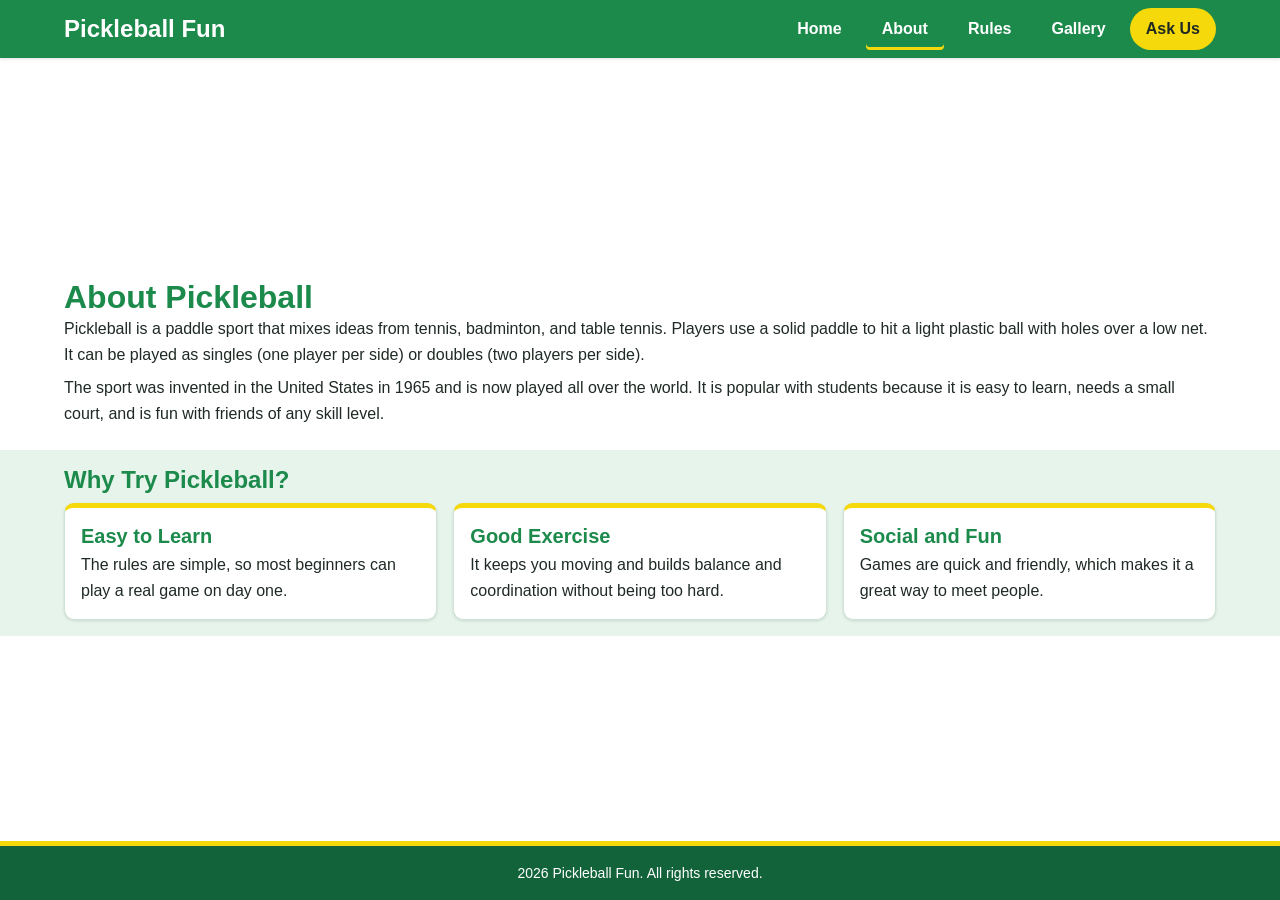
<file: about.html>
<!DOCTYPE html>
<html lang="en">
<head>
  <meta charset="UTF-8">
  <meta name="viewport" content="width=device-width, initial-scale=1.0">
  <meta name="description" content="Learn what pickleball is and why beginners love it.">
  <title>About | Pickleball Fun</title>
  <link rel="stylesheet" href="css/style.css">
</head>
<body>

  <header class="site-header">
    <div class="container header-inner">
      <a href="index.html" class="site-logo">Pickleball Fun</a>
      <nav class="main-nav" aria-label="Main navigation">
        <ul>
          <li><a href="index.html" title="Welcome to Pickleball Fun">Home</a></li>
          <li><a href="about.html" aria-current="page" title="What is pickleball?">About</a></li>
          <li><a href="rules.html" title="Learn the basic rules">Rules</a></li>
          <li><a href="gallery.html" title="See pickleball photos">Gallery</a></li>
          <li><a href="ask.html" class="nav-cta" title="Ask a question or send a request">Ask Us</a></li>
        </ul>
      </nav>
    </div>
  </header>

  <main>

    
    <section class="section">
      <div class="container">
        <h1>About Pickleball</h1>
        <p>Pickleball is a paddle sport that mixes ideas from tennis, badminton, and
           table tennis. Players use a solid paddle to hit a light plastic ball with
           holes over a low net. It can be played as singles (one player per side) or
           doubles (two players per side).</p>
        <p>The sport was invented in the United States in 1965 and is now played all
           over the world. It is popular with students because it is easy to learn,
           needs a small court, and is fun with friends of any skill level.</p>
      </div>
    </section>

    
    <section class="section section-alt">
      <div class="container">
        <h2>Why Try Pickleball?</h2>
        <div class="card-grid">
          <article class="card">
            <h3>Easy to Learn</h3>
            <p>The rules are simple, so most beginners can play a real game on day one.</p>
          </article>
          <article class="card">
            <h3>Good Exercise</h3>
            <p>It keeps you moving and builds balance and coordination without being too hard.</p>
          </article>
          <article class="card">
            <h3>Social and Fun</h3>
            <p>Games are quick and friendly, which makes it a great way to meet people.</p>
          </article>
        </div>
      </div>
    </section>

  </main>

  <footer class="site-footer">
    <p class="footer-copy">2026 Pickleball Fun. All rights reserved.</p>
  </footer>

</body>
</html>
</file>
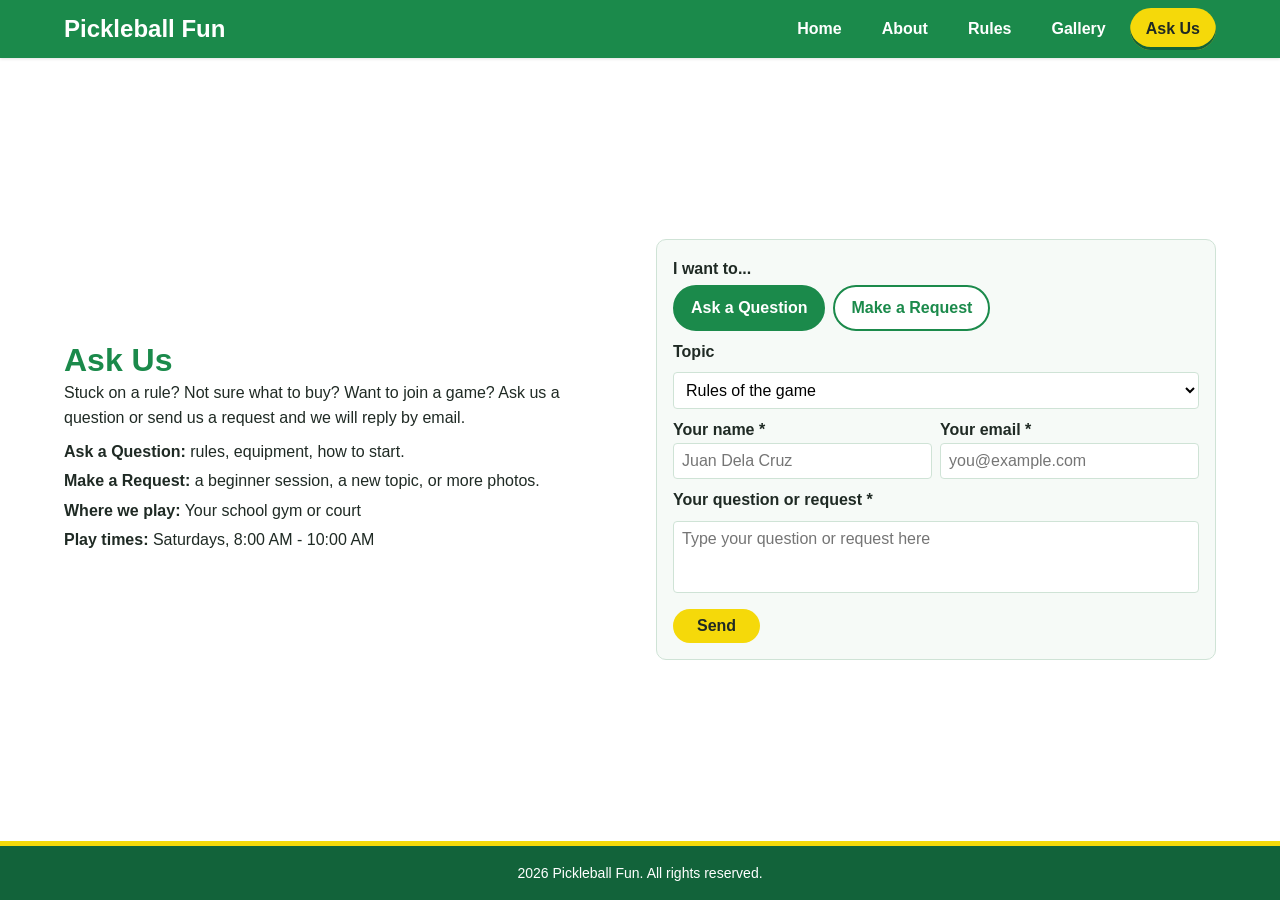
<file: ask.html>
<!DOCTYPE html>
<html lang="en">
<head>
  <meta charset="UTF-8">
  <meta name="viewport" content="width=device-width, initial-scale=1.0">
  <meta name="description" content="Ask a question or send a request to Pickleball Fun.">
  <title>Ask Us | Pickleball Fun</title>
  <link rel="stylesheet" href="css/style.css">
</head>
<body>

  <header class="site-header">
    <div class="container header-inner">
      <a href="index.html" class="site-logo">Pickleball Fun</a>
      <nav class="main-nav" aria-label="Main navigation">
        <ul>
          <li><a href="index.html" title="Welcome to Pickleball Fun">Home</a></li>
          <li><a href="about.html" title="What is pickleball?">About</a></li>
          <li><a href="rules.html" title="Learn the basic rules">Rules</a></li>
          <li><a href="gallery.html" title="See pickleball photos">Gallery</a></li>
          <li><a href="ask.html" class="nav-cta" aria-current="page" title="Ask a question or send a request">Ask Us</a></li>
        </ul>
      </nav>
    </div>
  </header>

  <main>

    
    <section class="section">
      <div class="container contact-grid">

        
        <div>
          <h1>Ask Us</h1>
          <p>Stuck on a rule? Not sure what to buy? Want to join a game?
             Ask us a question or send us a request and we will reply by email.</p>
          <ul class="contact-list">
            <li><strong>Ask a Question:</strong> rules, equipment, how to start.</li>
            <li><strong>Make a Request:</strong> a beginner session, a new topic, or more photos.</li>
            <li><strong>Where we play:</strong> Your school gym or court</li>
            <li><strong>Play times:</strong> Saturdays, 8:00 AM - 10:00 AM</li>
          </ul>
        </div>

        
        <form class="contact-form"
              action="mailto:yourname@example.com?subject=Pickleball%20Fun%20-%20Question%20or%20Request"
              method="post" enctype="text/plain">

          
          <fieldset class="request-type">
            <legend>I want to...</legend>
            <input type="radio" id="type-question" name="type" value="Question" checked>
            <label for="type-question">Ask a Question</label>
            <input type="radio" id="type-request" name="type" value="Request">
            <label for="type-request">Make a Request</label>
          </fieldset>

          
          <label for="topic">Topic</label>
          <select id="topic" name="topic">
            <option>Rules of the game</option>
            <option>Equipment</option>
            <option>Where and when to play</option>
            <option>Beginner session or lessons</option>
            <option>Website topic or photo</option>
            <option>Something else</option>
          </select>

          
          <div class="form-row">
            <div>
              <label for="name">Your name *</label>
              <input type="text" id="name" name="name" placeholder="Juan Dela Cruz" required>
            </div>
            <div>
              <label for="email">Your email *</label>
              <input type="email" id="email" name="email" placeholder="you@example.com" required>
            </div>
          </div>

          
          <label for="message">Your question or request *</label>
          <textarea id="message" name="message" rows="3" minlength="10"
                    placeholder="Type your question or request here" required></textarea>

          <button type="submit" class="btn">Send</button>
        </form>

      </div>
    </section>

  </main>

  <footer class="site-footer">
    <p class="footer-copy"> 2026 Pickleball Fun. All rights reserved.</p>
  </footer>

</body>
</html>
</file>
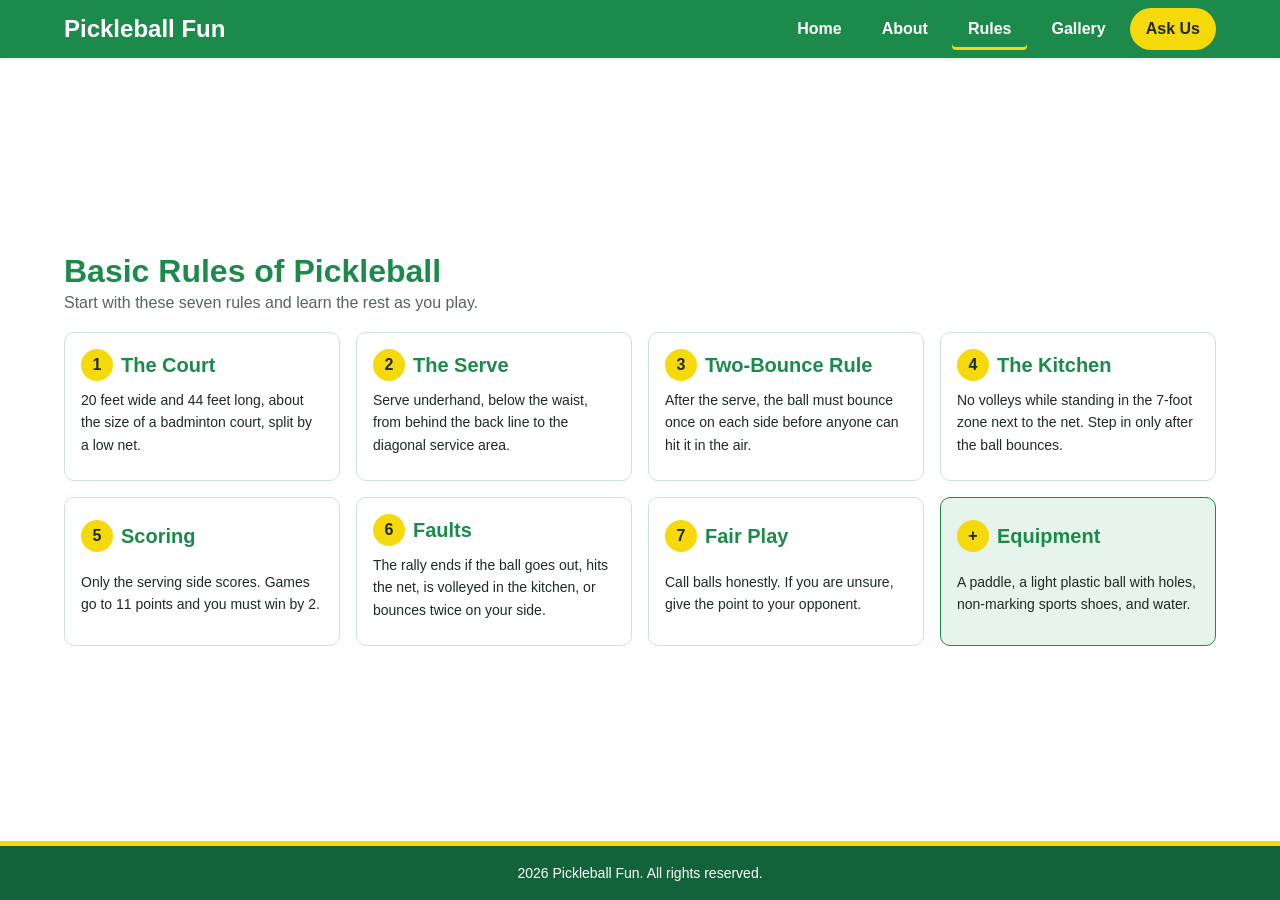
<file: rules.html>
<!DOCTYPE html>
<html lang="en">
<head>
  <meta charset="UTF-8">
  <meta name="viewport" content="width=device-width, initial-scale=1.0">
  <meta name="description" content="Basic pickleball rules and equipment for beginners.">
  <title>Rules | Pickleball Fun</title>
  <link rel="stylesheet" href="css/style.css">
</head>
<body>

  <header class="site-header">
    <div class="container header-inner">
      <a href="index.html" class="site-logo">Pickleball Fun</a>
      <nav class="main-nav" aria-label="Main navigation">
        <ul>
          <li><a href="index.html" title="Welcome to Pickleball Fun">Home</a></li>
          <li><a href="about.html" title="What is pickleball?">About</a></li>
          <li><a href="rules.html" aria-current="page" title="Learn the basic rules">Rules</a></li>
          <li><a href="gallery.html" title="See pickleball photos">Gallery</a></li>
          <li><a href="ask.html" class="nav-cta" title="Ask a question or send a request">Ask Us</a></li>
        </ul>
      </nav>
    </div>
  </header>

  <main>

   
    <section class="section">
      <div class="container">
        <h1>Basic Rules of Pickleball</h1>
        <p class="intro">Start with these seven rules and learn the rest as you play.</p>

        <ol class="rules-list">
          <li>
            <h3>The Court</h3>
            <p>20 feet wide and 44 feet long, about the size of a badminton court, split by a low net.</p>
          </li>
          <li>
            <h3>The Serve</h3>
            <p>Serve underhand, below the waist, from behind the back line to the diagonal service area.</p>
          </li>
          <li>
            <h3>Two-Bounce Rule</h3>
            <p>After the serve, the ball must bounce once on each side before anyone can hit it in the air.</p>
          </li>
          <li>
            <h3>The Kitchen</h3>
            <p>No volleys while standing in the 7-foot zone next to the net. Step in only after the ball bounces.</p>
          </li>
          <li>
            <h3>Scoring</h3>
            <p>Only the serving side scores. Games go to 11 points and you must win by 2.</p>
          </li>
          <li>
            <h3>Faults</h3>
            <p>The rally ends if the ball goes out, hits the net, is volleyed in the kitchen, or bounces twice on your side.</p>
          </li>
          <li>
            <h3>Fair Play</h3>
            <p>Call balls honestly. If you are unsure, give the point to your opponent.</p>
          </li>
          <li class="equipment-card">
            <h3>Equipment</h3>
            <p>A paddle, a light plastic ball with holes, non-marking sports shoes, and water.</p>
          </li>
        </ol>
      </div>
    </section>

  </main>

  <footer class="site-footer">
    <p class="footer-copy">2026 Pickleball Fun. All rights reserved.</p>
  </footer>

</body>
</html>
</file>
<file: css/style.css>
:root {
  
  --color-primary:        #1b8a4b;  
  --color-primary-dark:   #12633a;  
  --color-primary-light:  #e6f4ec;  
  --color-accent:         #f5d90a;  
  --color-accent-dark:    #d4ba00;  

  --color-bg:             #ffffff;  
  --color-surface:        #ffffff;  
  --color-surface-alt:    #f6faf7;  
  --color-border:         #cfe3d6;

  --color-text:           #1f2a24;  
  --color-text-muted:     #55655b; 
  --color-text-inverse:   #ffffff;  

 
  --font-family: Arial, Helvetica, sans-serif;

  --fs-sm:   0.875rem;   
  --fs-base: 1rem;       
  --fs-md:   1.25rem;    
  --fs-lg:   1.5rem;
  --fs-xl:   2rem;
  --fs-2xl:  2.75rem;

  --fw-regular: 400;
  --fw-bold:    700;

  --lh-tight:  1.2;
  --lh-normal: 1.6;

  
  --space-1: 0.25rem;
  --space-2: 0.5rem;
  --space-3: 1rem;
  --space-4: 1.5rem;
  --space-5: 2rem;
  --space-6: 3rem;

  
  --container-max: 1000px;
  --container-pad: var(--space-4);
  --grid-gap:      var(--space-4);

  
  --radius-sm:   4px;
  --radius-md:   10px;
  --radius-pill: 999px;

  --shadow-sm: 0 1px 3px rgba(0, 0, 0, 0.12);
  --shadow-md: 0 6px 16px rgba(0, 0, 0, 0.14);

  --transition: 0.2s ease;
}



*,
*::before,
*::after {
  box-sizing: border-box;
  margin: 0;
  padding: 0;
}

body {
  font-family: var(--font-family);
  font-size: var(--fs-base);
  line-height: var(--lh-normal);
  color: var(--color-text);
  background-color: var(--color-bg);
  display: flex;
  flex-direction: column;
  min-height: 100vh;
  min-height: 100dvh;
}


main {
  flex: 1 0 auto;
}

h1, h2, h3 {
  color: var(--color-primary);
  line-height: var(--lh-tight);
}

h1 { font-size: var(--fs-2xl); }
h2 { font-size: var(--fs-xl); }
h3 { font-size: var(--fs-lg); }

a {
  color: var(--color-primary);
  transition: color var(--transition);
}

a:hover {
  color: var(--color-primary-dark);
}

img {
  max-width: 100%;
  display: block;
}

.container {
  width: 100%;
  max-width: var(--container-max);
  margin-inline: auto;
  padding-inline: var(--container-pad);
}

.btn {
  display: inline-block;
  padding: var(--space-2) var(--space-4);
  font-weight: var(--fw-bold);
  text-decoration: none;
  color: var(--color-text);
  background-color: var(--color-accent);
  border-radius: var(--radius-pill);
  transition: background-color var(--transition);
}

.btn:hover {
  background-color: var(--color-accent-dark);
  color: var(--color-text);
}


.site-header {
  background-color: var(--color-primary);
  box-shadow: var(--shadow-sm);
  position: sticky;
  top: 0;
  z-index: 100;
}


.header-inner {
  display: flex;
  flex-wrap: wrap;
  align-items: center;
  justify-content: space-between;
  gap: var(--space-2) var(--space-4);
  padding-block: var(--space-3);
}


.site-logo {
  font-size: var(--fs-lg);
  font-weight: var(--fw-bold);
  color: var(--color-text-inverse);
  text-decoration: none;
}

.site-logo:hover {
  color: var(--color-accent);
}


.main-nav ul {
  display: flex;
  flex-wrap: wrap;
  gap: var(--space-2);
  list-style: none;
}


.main-nav a {
  display: block;
  padding: var(--space-2) var(--space-3);
  color: var(--color-text-inverse);
  font-weight: var(--fw-bold);
  text-decoration: none;
  border-radius: var(--radius-pill);
  transition: background-color var(--transition), color var(--transition);
}

.main-nav a:hover {
  background-color: var(--color-primary-dark);
  color: var(--color-accent);
}


.main-nav a[aria-current="page"] {
  box-shadow: inset 0 -3px 0 var(--color-accent);
  border-radius: var(--radius-sm);
}


.main-nav a.nav-cta {
  background-color: var(--color-accent);
  color: var(--color-text);
}

.main-nav a.nav-cta:hover {
  background-color: var(--color-accent-dark);
  color: var(--color-text);
}


.main-nav a:focus-visible,
.site-logo:focus-visible {
  outline: 3px solid var(--color-accent);
  outline-offset: 2px;
}


@media (max-width: 576px) {
  .header-inner {
    flex-direction: column;
    text-align: center;
  }

  .main-nav ul {
    justify-content: center;
  }
}


html {
  scroll-behavior: smooth;
}


.section {
  padding-block: var(--space-6);
}

.section-alt {
  background-color: var(--color-primary-light);
}

.section h2 {
  margin-bottom: var(--space-3);
}

.section p {
  margin-bottom: var(--space-3);
}

.intro {
  color: var(--color-text-muted);
}


.hero {
  padding-block: var(--space-6);
  background-color: var(--color-surface-alt);
}

.hero-inner {
  display: grid;
  grid-template-columns: 1fr;
  gap: var(--grid-gap);
  align-items: center;
}

.hero-text p {
  font-size: var(--fs-md);
  margin-block: var(--space-3);
}


.photo-box {
  background-color: var(--color-primary);
  color: var(--color-text-inverse);
  border-radius: var(--radius-md);
  overflow: hidden;
  box-shadow: var(--shadow-md);
}

.photo-box img {
  width: 100%;
  aspect-ratio: 4 / 3;
  object-fit: cover;
}

.photo-box figcaption {
  padding: var(--space-2) var(--space-3);
  font-weight: var(--fw-bold);
  font-size: var(--fs-sm);
}


.card-grid {
  display: grid;
  grid-template-columns: 1fr;
  gap: var(--grid-gap);
  margin-top: var(--space-4);
}

.card {
  background-color: var(--color-surface);
  border: 1px solid var(--color-border);
  border-top: 5px solid var(--color-accent);
  border-radius: var(--radius-md);
  padding: var(--space-4);
  box-shadow: var(--shadow-sm);
}

.card h3 {
  font-size: var(--fs-md);
  margin-bottom: var(--space-2);
}

.card p {
  margin-bottom: 0;
}


.rules-list {
  list-style: none;
  counter-reset: rule;
  display: grid;
  gap: var(--space-3);
  margin-block: var(--space-4);
}

.rules-list li {
  counter-increment: rule;
  position: relative;
  background-color: var(--color-surface);
  border: 1px solid var(--color-border);
  border-radius: var(--radius-md);
  padding: var(--space-3) var(--space-3) var(--space-3) calc(var(--space-6) + var(--space-2));
}


.rules-list li::before {
  content: counter(rule);
  position: absolute;
  left: var(--space-3);
  top: var(--space-3);
  width: var(--space-5);
  height: var(--space-5);
  display: flex;
  align-items: center;
  justify-content: center;
  font-weight: var(--fw-bold);
  color: var(--color-text);
  background-color: var(--color-accent);
  border-radius: 50%;
}

.rules-list h3 {
  font-size: var(--fs-md);
  margin-bottom: var(--space-1);
}

.rules-list p {
  margin-bottom: 0;
}

.equipment-title {
  margin-bottom: var(--space-2);
}

.equipment-list {
  padding-left: var(--space-4);
}

.equipment-list li {
  margin-bottom: var(--space-2);
}


.gallery-grid {
  display: grid;
  grid-template-columns: 1fr;
  gap: var(--grid-gap);
}


.contact-grid {
  display: grid;
  grid-template-columns: 1fr;
  gap: var(--space-5);
}

.contact-list {
  list-style: none;
}

.contact-list li {
  margin-bottom: var(--space-2);
}

.contact-form {
  display: grid;
  gap: var(--space-2);
  background-color: var(--color-surface-alt);
  border: 1px solid var(--color-border);
  border-radius: var(--radius-md);
  padding: var(--space-4);
}

.contact-form label {
  font-weight: var(--fw-bold);
}

.contact-form input,
.contact-form textarea {
  font-family: var(--font-family);
  font-size: var(--fs-base);
  padding: var(--space-2);
  border: 1px solid var(--color-border);
  border-radius: var(--radius-sm);
}

.contact-form input:focus,
.contact-form textarea:focus {
  outline: 3px solid var(--color-accent);
  border-color: var(--color-primary);
}

.contact-form .btn {
  border: none;
  cursor: pointer;
  font-family: var(--font-family);
  font-size: var(--fs-base);
  margin-top: var(--space-2);
  justify-self: start;
}


@media (min-width: 768px) {
  .hero-inner {
    grid-template-columns: 1fr 1fr;
  }

  .card-grid {
    grid-template-columns: repeat(3, 1fr);
  }

  .gallery-grid {
    grid-template-columns: repeat(3, 1fr);
  }

  .contact-grid {
    grid-template-columns: 1fr 1fr;
  }
}


.next-step {
  margin-top: var(--space-5);
}


.main-nav a.nav-cta[aria-current="page"] {
  box-shadow: inset 0 -3px 0 var(--color-primary-dark);
  border-radius: var(--radius-pill);
}


.site-footer {
  flex-shrink: 0;
  margin-top: auto;
  background-color: var(--color-primary-dark);
  color: var(--color-text-inverse);
  border-top: 5px solid var(--color-accent);
  text-align: center;
  padding-block: var(--space-3);
}

.footer-copy {
  margin: 0;
  font-size: var(--fs-sm);
}


@media (min-width: 900px) and (min-height: 640px) {

  html,
  body {
    height: 100vh;
    height: 100dvh;
    overflow: hidden;
  }

  .container {
    max-width: 1200px;
  }

  .header-inner {
    padding-block: var(--space-2);
  }


  main {
    display: flex;
    flex-direction: column;
    justify-content: center;
    min-height: 0;
  }

  main > section {
    flex: 0 0 auto;
  }

  .section,
  .hero {
    padding-block: var(--space-3);
  }

  h1 { font-size: var(--fs-xl); }
  h2 { font-size: var(--fs-lg); }

  .section h2 {
    margin-bottom: var(--space-2);
  }

  .section p {
    margin-bottom: var(--space-2);
  }

 
  .hero-text p {
    font-size: var(--fs-base);
  }

  .hero .photo-box img {
    aspect-ratio: 16 / 9;
    max-height: 34vh;
  }

  .card-grid {
    margin-top: var(--space-2);
    gap: var(--space-3);
  }

  .card {
    padding: var(--space-3);
  }

  .card h3 {
    font-size: var(--fs-md);
    margin-bottom: var(--space-1);
  }

  .card p {
    margin-bottom: 0;
  }

  
  .rules-list {
    grid-template-columns: repeat(4, 1fr);
    gap: var(--space-3);
    margin-block: var(--space-3) 0;
  }

  .rules-list li {
    display: grid;
    grid-template-columns: auto 1fr;
    align-items: center;
    column-gap: var(--space-2);
    padding: var(--space-3);
  }

  .rules-list li::before {
    position: static;
  }

  .rules-list h3 {
    margin-bottom: 0;
    font-size: var(--fs-md);
  }

  .rules-list p {
    grid-column: 1 / -1;
    margin-top: var(--space-2);
    font-size: var(--fs-sm);
  }

  .rules-list li.equipment-card {
    background-color: var(--color-primary-light);
    border-color: var(--color-primary);
    counter-increment: none;
  }

  .rules-list li.equipment-card::before {
    content: "+";
  }

  
  .gallery-grid {
    grid-template-columns: repeat(5, 1fr);
    gap: var(--space-3);
  }

  .gallery-grid .photo-box img {
    aspect-ratio: 1 / 1;
  }

  .photo-box figcaption {
    padding: var(--space-1) var(--space-2);
  }

  
  .contact-grid {
    gap: var(--space-5);
    align-items: center;
  }

  .contact-form {
    padding: var(--space-3);
  }

  .contact-list li {
    margin-bottom: var(--space-1);
  }
}


.request-type {
  border: none;
  display: flex;
  flex-wrap: wrap;
  gap: var(--space-2);
}

.request-type legend {
  font-weight: var(--fw-bold);
  margin-bottom: var(--space-1);
}

.request-type input {
  position: absolute;
  opacity: 0;
}

.request-type label {
  padding: var(--space-2) var(--space-3);
  border: 2px solid var(--color-primary);
  border-radius: var(--radius-pill);
  color: var(--color-primary);
  background-color: var(--color-surface);
  cursor: pointer;
  transition: background-color var(--transition), color var(--transition);
}

.request-type input:checked + label {
  background-color: var(--color-primary);
  color: var(--color-text-inverse);
}

.request-type input:focus-visible + label {
  outline: 3px solid var(--color-accent);
  outline-offset: 2px;
}

.contact-form select {
  font-family: var(--font-family);
  font-size: var(--fs-base);
  padding: var(--space-2);
  border: 1px solid var(--color-border);
  border-radius: var(--radius-sm);
  background-color: var(--color-surface);
}

.contact-form select:focus {
  outline: 3px solid var(--color-accent);
  border-color: var(--color-primary);
}


.form-row {
  display: grid;
  grid-template-columns: 1fr;
  gap: var(--space-2);
}

.form-row input {
  width: 100%;
}

.contact-form textarea {
  resize: none;
}


.contact-form input:user-invalid,
.contact-form textarea:user-invalid {
  border-color: var(--color-error, #b3382c);
}

@media (min-width: 576px) {
  .form-row {
    grid-template-columns: 1fr 1fr;
  }
}
</file>
